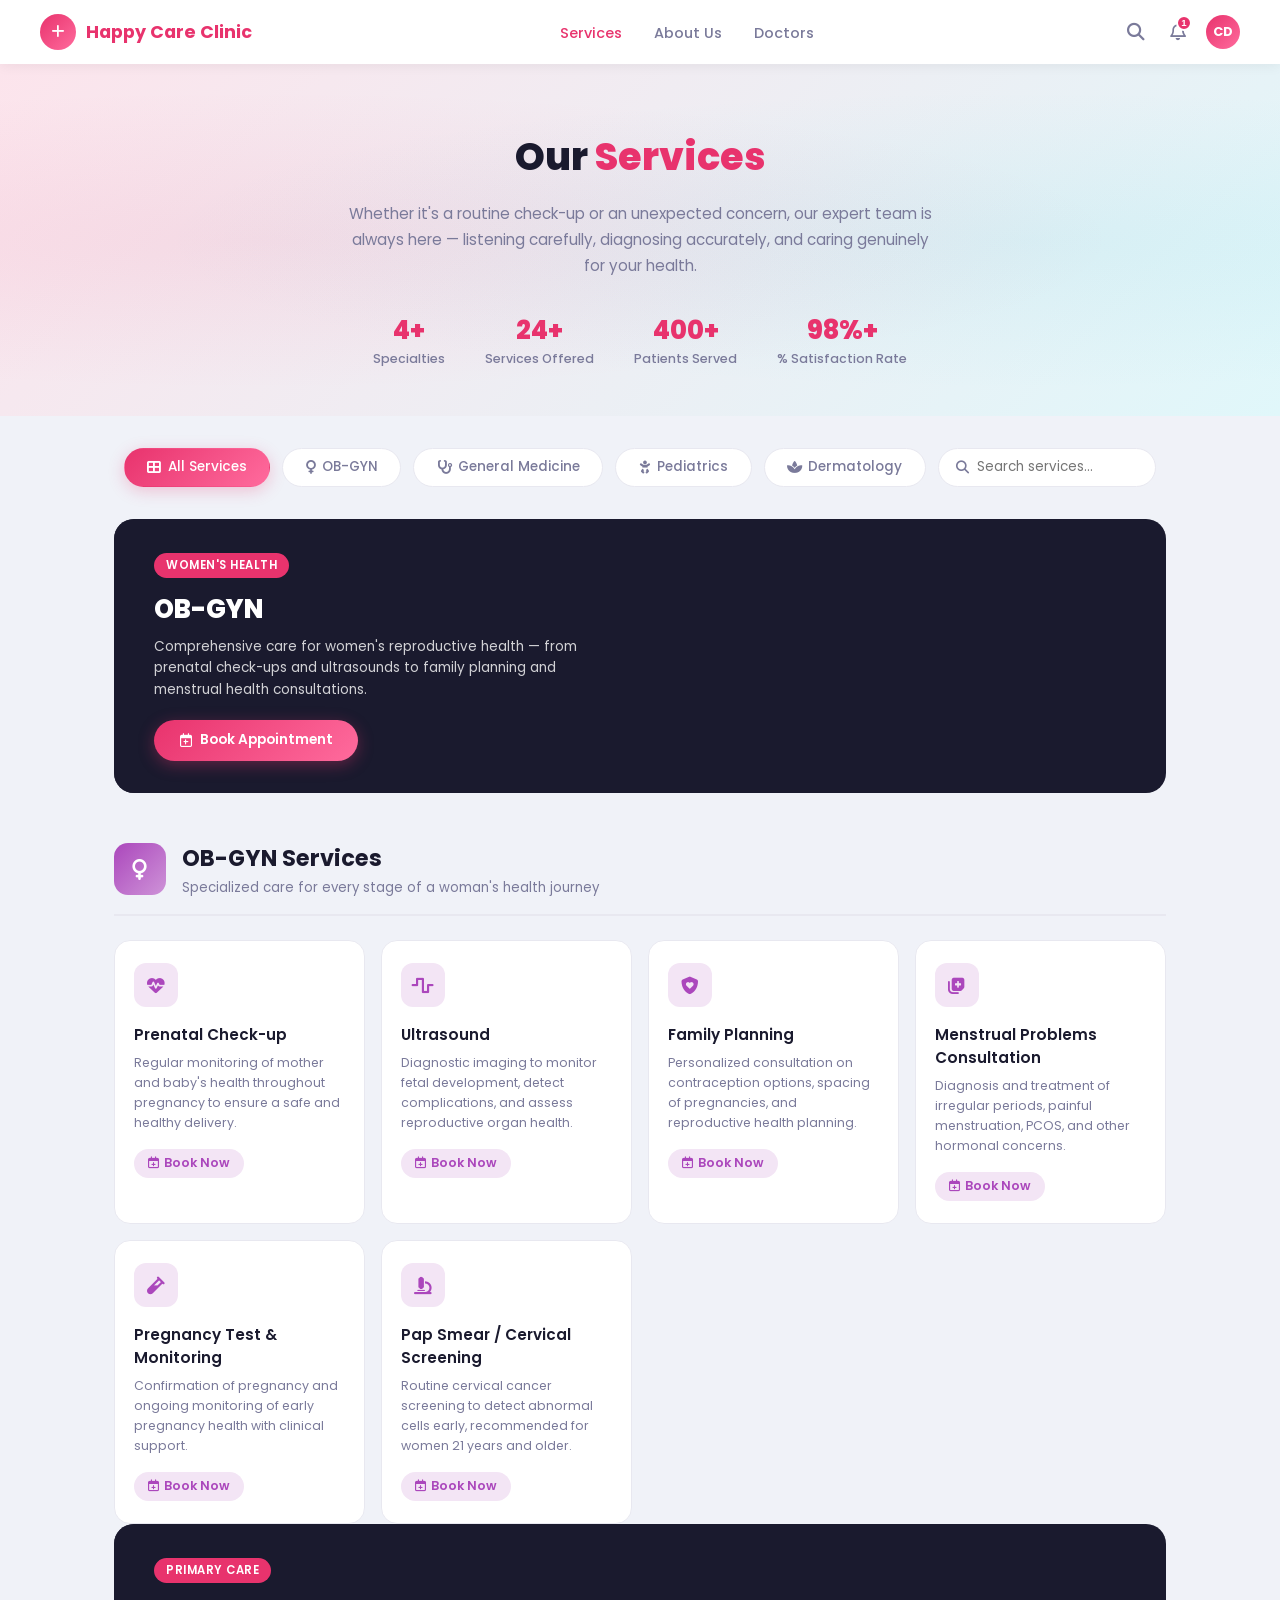
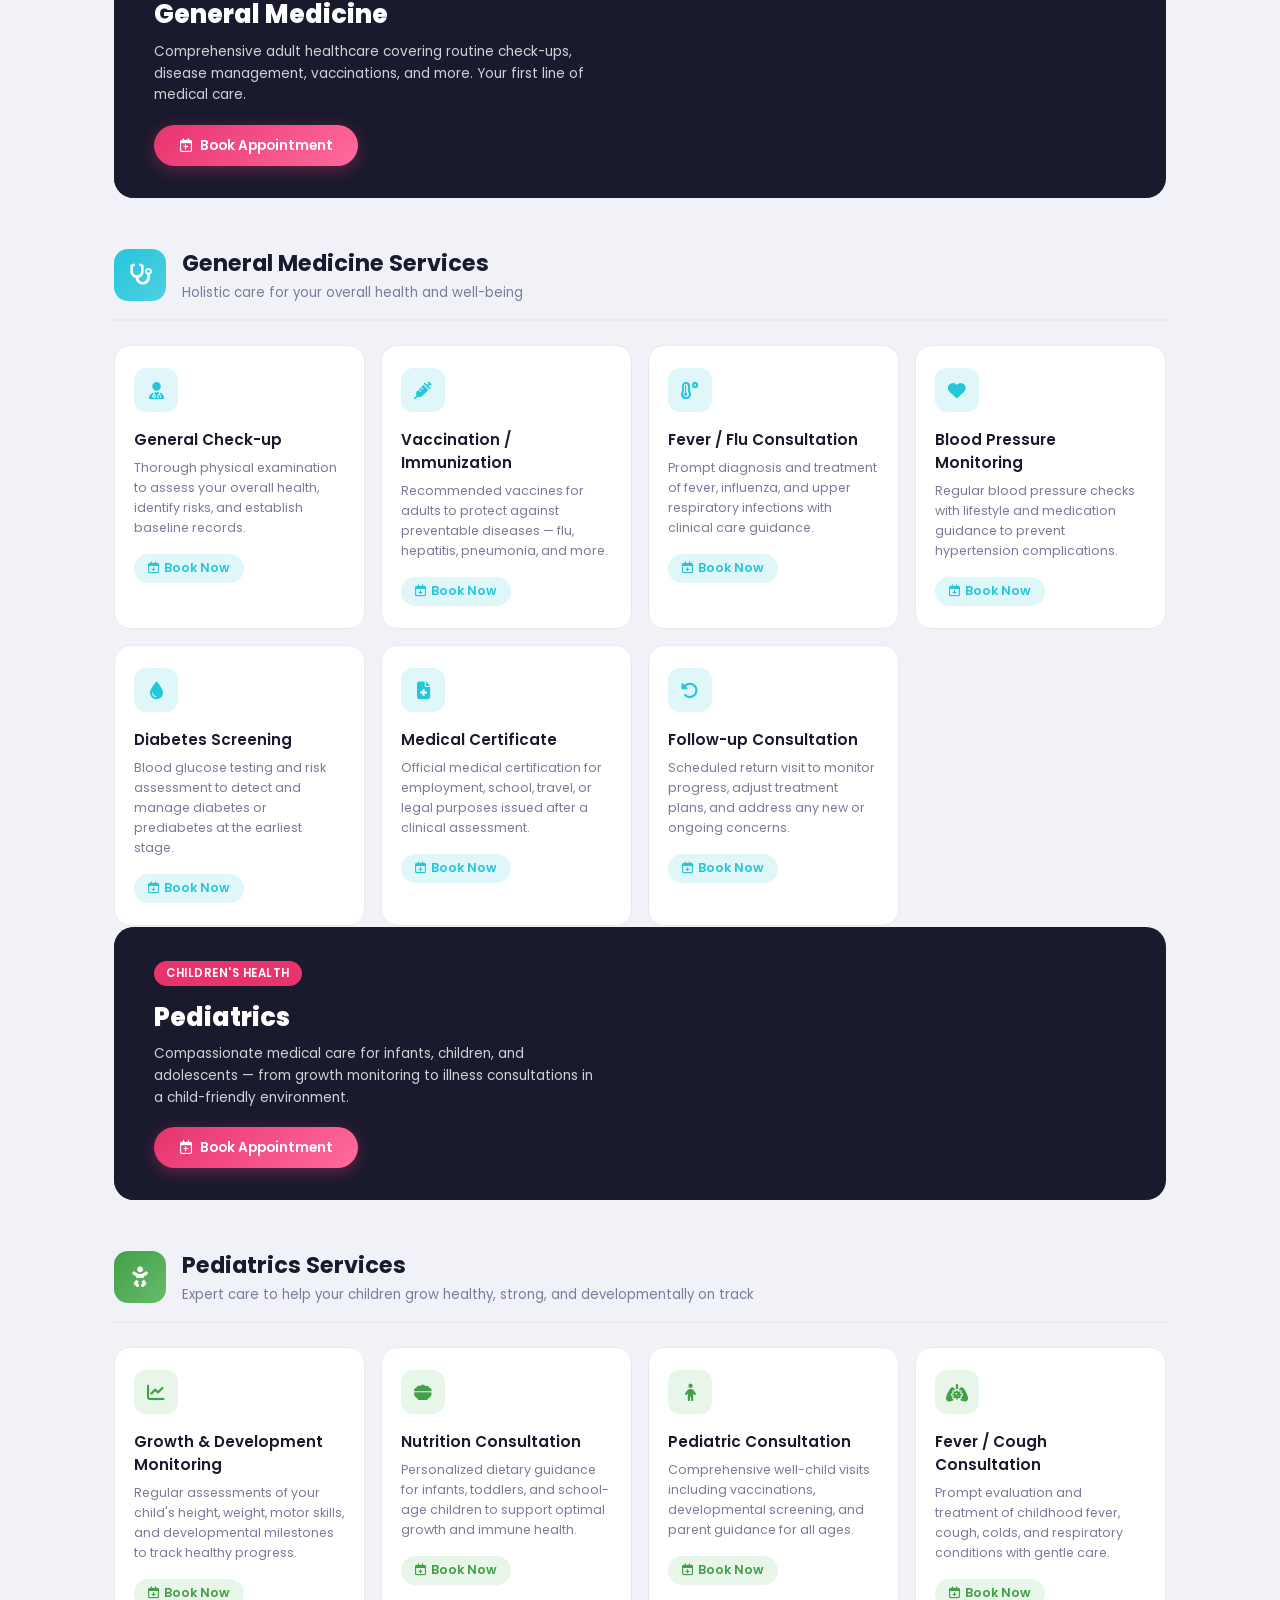
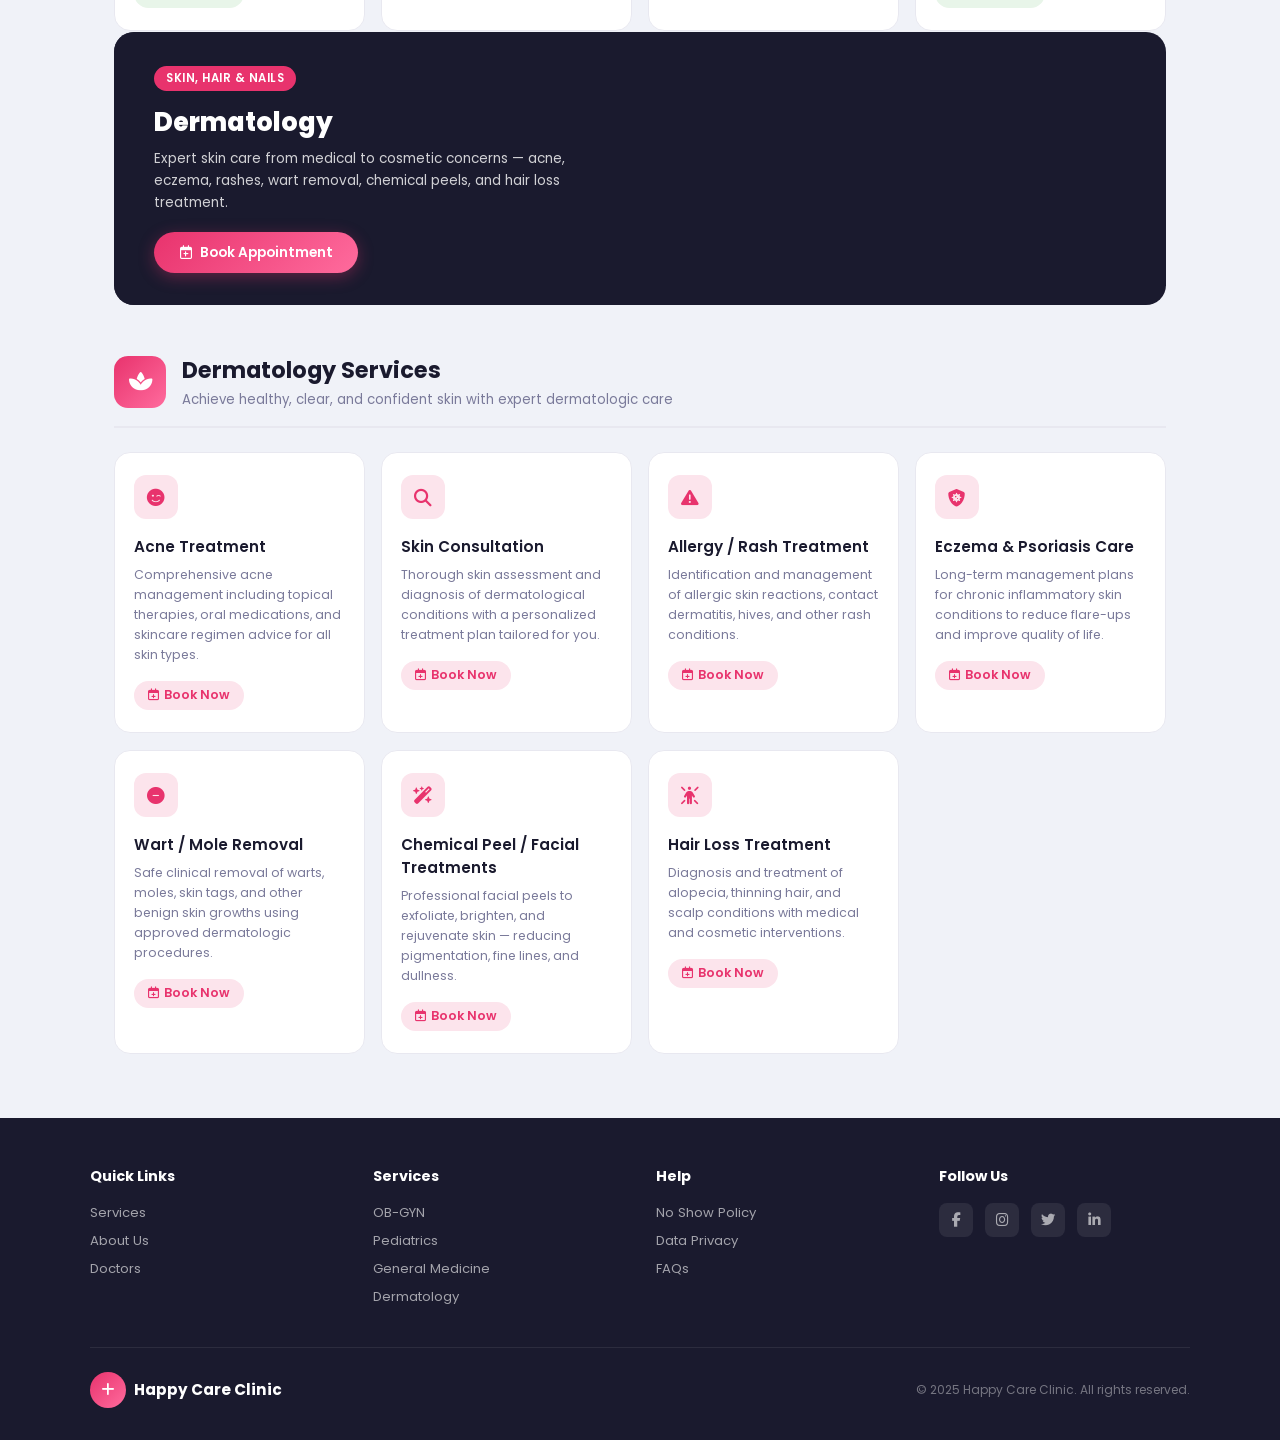
<file: clinic system/index.html>
<!DOCTYPE html>
<html lang="en">
<head>
    <meta charset="UTF-8">
    <meta name="viewport" content="width=device-width, initial-scale=1.0">
    <title>Happy Care Clinic System</title>
    <link href="https://fonts.googleapis.com/css2?family=Poppins:wght@300;400;500;600;700;800&display=swap" rel="stylesheet">
    <link rel="stylesheet" href="https://cdnjs.cloudflare.com/ajax/libs/font-awesome/6.5.0/css/all.min.css">
    <link rel="stylesheet" href="style.css">
</head>
<body>

<div id="toast-container"></div>
<button id="backToTop" title="Back to top"><i class="fa-solid fa-arrow-up"></i></button>

<div class="search-overlay" id="searchOverlay">
  <div class="search-box">
    <div class="search-input-row">
      <i class="fa-solid fa-magnifying-glass"></i>
      <input type="text" id="overlaySearchInput" placeholder="Search services (e.g. Acne, Prenatal, Check-up)…" autocomplete="off">
      <button onclick="closeSearch()"><i class="fa-solid fa-xmark"></i></button>
    </div>
    <div class="search-results" id="overlayResults"></div>
  </div>
</div>

<nav>
  <div class="logo" onclick="window.scrollTo({top:0,behavior:'smooth'})">
    <div class="logo-icon"><i class="fa-solid fa-plus"></i></div>
    Happy Care Clinic
  </div>
  <ul class="nav-links">
    <li><a href="#" id="nav-services-link" class="active">Services</a></li>
    <li><a href="#">About Us</a></li>
    <li><a href="#">Doctors</a></li>
  </ul>
  <div class="nav-right">
    <button class="nav-icon-btn" id="searchBtn" title="Search services"><i class="fa-solid fa-magnifying-glass"></i></button>
    <button class="nav-icon-btn" title="Notifications">
      <i class="fa-regular fa-bell"></i>
      <span class="notif-badge">1</span>
    </button>
    <div class="nav-avatar" id="nav-profile-btn" title="My Profile">CD</div>
  </div>
</nav>

<div id="services-view">
  <div class="hero">
    <h1>Our <span>Services</span></h1>
    <p>Whether it's a routine check-up or an unexpected concern, our expert team is always here — listening carefully, diagnosing accurately, and caring genuinely for your health.</p>
    <div class="stats-row">
      <div class="stat-item"><div class="stat-num" data-count="4">0</div><div class="stat-label">Specialties</div></div>
      <div class="stat-item"><div class="stat-num" data-count="24">0</div><div class="stat-label">Services Offered</div></div>
      <div class="stat-item"><div class="stat-num" data-count="400">0</div><div class="stat-label">Patients Served</div></div>
      <div class="stat-item"><div class="stat-num" data-count="98">0</div><div class="stat-label">% Satisfaction Rate</div></div>
    </div>
  </div>

  <div class="filter-bar">
    <button class="filter-btn active" data-filter="all">
      <i class="fa-solid fa-th-large"></i> All Services
    </button>
    <button class="filter-btn" data-filter="obgyn">
      <i class="fa-solid fa-venus"></i> OB-GYN
    </button>
    <button class="filter-btn" data-filter="genmed">
      <i class="fa-solid fa-stethoscope"></i> General Medicine
    </button>
    <button class="filter-btn" data-filter="peds">
      <i class="fa-solid fa-baby"></i> Pediatrics
    </button>
    <button class="filter-btn" data-filter="derm">
      <i class="fa-solid fa-spa"></i> Dermatology
    </button>
    <div class="search-inline">
      <i class="fa-solid fa-magnifying-glass"></i>
      <input type="text" id="inlineSearch" placeholder="Search services…">
    </div>
  </div>

  <div class="services-wrapper" id="servicesWrapper">
    </div>
</div>

<div id="profile-view" style="display: none;">
  <div class="profile-dashboard">
    <aside class="profile-sidebar">
      <div class="profile-avatar">
        <div class="avatar-circle"></div>
      </div>
      <div class="user-details">
        <h2>Christian Nickhos A. Divina</h2>
        <span class="user-role">Patient</span>
      </div>
      <div class="user-contact">
        <p><i class="fa-solid fa-envelope"></i> christiandivina2316@gmail.com</p>
        <p><i class="fa-solid fa-location-dot"></i> Legazpi City, Albay</p>
      </div>
      <div class="sidebar-actions">
        <button class="btn-profile-primary edit-profile">Edit Profile</button>
        <button class="btn-profile-secondary logout">Logout</button>
      </div>
      <div class="security-badge">
        <i class="fa-solid fa-shield-halved"></i>
        <div>
          <strong>Your information is secure</strong>
          <p>We protect your personal data and keep it private.</p>
        </div>
      </div>
    </aside>

    <main class="profile-content">
      <div class="tabs-container">
        <ul class="profile-tabs">
          <li class="tab-link active" data-tab="appointment-history">Appointment History</li>
          <li class="tab-link" data-tab="payment-history">Payment History</li>
          <li class="tab-link" data-tab="change-password">Change Password</li>
        </ul>
      </div>

      <div id="appointment-history" class="tab-pane active">
        <div class="empty-state">
          <div class="calendar-illustration">📅 ❌</div>
          <h3>No appointment history</h3>
          <p>You haven't booked any appointments yet.<br>When you do, they will appear here.</p>
          <button class="btn-profile-primary jump-to-services">Book an Appointment</button>
        </div>
      </div>

      <div id="payment-history" class="tab-pane">
        <h3>Payment History</h3>
        <p>Your previous transactions will appear here.</p>
      </div>

      <div id="change-password" class="tab-pane">
        <h3>Change Password</h3>
        <p>Password update form goes here.</p>
      </div>
    </main>
  </div>
</div>

<div class="modal-overlay" id="bookingModal">
  <div class="modal-box">
    <div id="bookingForm">
      <div class="modal-header">
        <div>
          <div class="modal-tag pink" id="modal-dept-tag">OB-GYN</div>
          <h3 id="modal-service-title">Prenatal Check-up</h3>
        </div>
        <button class="modal-close" onclick="closeModal()"><i class="fa-solid fa-xmark"></i></button>
      </div>

      <div class="form-group">
        <label class="form-label">Full Name *</label>
        <input class="form-input" id="bk-name" placeholder="e.g. Juan dela Cruz" value="Christian Nickhos A. Divina">
        <div class="form-error" id="err-name">Full name is required.</div>
      </div>
      <div class="form-row">
        <div class="form-group">
          <label class="form-label">Date *</label>
          <input type="date" class="form-input" id="bk-date">
          <div class="form-error" id="err-date">Please select a date.</div>
        </div>
        <div class="form-group">
          <label class="form-label">Time Slot *</label>
          <select class="form-select" id="bk-time">
            <option value="">-- Select --</option>
            <option>8:00 AM</option>
            <option>9:00 AM</option>
            <option>10:00 AM</option>
            <option>11:00 AM</option>
            <option>1:00 PM</option>
            <option>2:00 PM</option>
            <option>3:00 PM</option>
            <option>4:00 PM</option>
          </select>
          <div class="form-error" id="err-time">Please select a time slot.</div>
        </div>
      </div>
      <div class="form-group">
        <label class="form-label">Contact Number *</label>
        <input class="form-input" id="bk-phone" placeholder="+63 9XX XXX XXXX">
        <div class="form-error" id="err-phone">Enter a valid phone number.</div>
      </div>
      <div class="form-group">
        <label class="form-label">Notes / Concerns (optional)</label>
        <input class="form-input" id="bk-notes" placeholder="Briefly describe your concern…">
      </div>

      <button class="btn-submit" id="submitBookingBtn">
        <i class="fa-regular fa-calendar-plus"></i> Confirm Appointment
      </button>
    </div>

    <div class="booking-success" id="bookingSuccess">
      <div class="success-circle"><i class="fa-solid fa-check"></i></div>
      <h3>Appointment Requested!</h3>
      <p>Your appointment for <strong id="success-service"></strong> has been submitted. Our staff will confirm your schedule shortly.</p>
      <div class="ref" id="success-ref">REF-XXXXXXX</div>
      <button class="btn-submit" onclick="closeModal()">
        <i class="fa-solid fa-arrow-left"></i> Back to Services
      </button>
    </div>
  </div>
</div>

<footer>
  <div class="footer-grid">
    <div class="footer-col">
      <h4>Quick Links</h4>
      <a href="#" class="jump-to-services">Services</a>
      <a href="#">About Us</a>
      <a href="#">Doctors</a>
    </div>
    <div class="footer-col">
      <h4>Services</h4>
      <a href="#" data-filter-link="obgyn">OB-GYN</a>
      <a href="#" data-filter-link="peds">Pediatrics</a>
      <a href="#" data-filter-link="genmed">General Medicine</a>
      <a href="#" data-filter-link="derm">Dermatology</a>
    </div>
    <div class="footer-col">
      <h4>Help</h4>
      <a href="#">No Show Policy</a>
      <a href="#">Data Privacy</a>
      <a href="#">FAQs</a>
    </div>
    <div class="footer-col">
      <h4>Follow Us</h4>
      <div class="social-row">
        <a href="#"><i class="fa-brands fa-facebook-f"></i></a>
        <a href="#"><i class="fa-brands fa-instagram"></i></a>
        <a href="#"><i class="fa-brands fa-twitter"></i></a>
        <a href="#"><i class="fa-brands fa-linkedin-in"></i></a>
      </div>
    </div>
  </div>
  <div class="footer-bottom">
    <div class="footer-logo">
      <div class="logo-icon"><i class="fa-solid fa-plus"></i></div>
      Happy Care Clinic
    </div>
    <div class="footer-copy">© 2025 Happy Care Clinic. All rights reserved.</div>
  </div>
</footer>

<script src="script.js"></script>
</body>
</html>
</file>
<file: clinic system/style.css>
*, *::before, *::after { box-sizing: border-box; margin: 0; padding: 0; }

:root {
  --pink: #e8336d; --pink-light: #ff6b9d; --pink-pale: #fce4ec;
  --pink-grad: linear-gradient(135deg, #e8336d, #ff6b9d);
  --teal: #26c6da; --teal-pale: #e0f7fa;
  --green: #43a047; --green-pale: #e8f5e9;
  --purple: #ab47bc; --purple-pale: #f3e5f5;
  --amber: #f59e0b;
  --bg: #f0f2f8; --white: #ffffff;
  --text: #1a1a2e; --muted: #7a7a9a; --border: #e8e8f0;
  --shadow: 0 4px 24px rgba(232,51,109,.08);
  --red: #dc2626;
}

body { font-family: 'Poppins', sans-serif; background: var(--bg); color: var(--text); }

/* ── NAV ── */
nav {
  background: var(--white); padding: 0 2.5rem;
  height: 64px; display: flex; align-items: center;
  justify-content: space-between;
  box-shadow: 0 2px 12px rgba(0,0,0,.06);
  position: sticky; top: 0; z-index: 100;
}
.logo { display: flex; align-items: center; gap: .6rem; font-weight: 700; font-size: 1.1rem; color: var(--pink); cursor: pointer; }
.logo-icon { width: 36px; height: 36px; background: var(--pink-grad); border-radius: 50%; display: grid; place-items: center; color: #fff; font-size: .9rem; }
.nav-links { display: flex; gap: 2rem; list-style: none; }
.nav-links a { text-decoration: none; color: var(--muted); font-size: .9rem; font-weight: 500; transition: color .2s; }
.nav-links a:hover, .nav-links a.active { color: var(--pink); }
.nav-right { display: flex; align-items: center; gap: 1rem; position: relative; }
.nav-icon-btn { background: none; border: none; color: var(--muted); font-size: 1.1rem; cursor: pointer; position: relative; padding: .3rem; transition: color .2s; }
.nav-icon-btn:hover { color: var(--pink); }
.notif-badge { position: absolute; top: -2px; right: -2px; width: 16px; height: 16px; border-radius: 50%; background: var(--pink); color: #fff; font-size: .6rem; font-weight: 700; display: grid; place-items: center; border: 2px solid #fff; }
.nav-avatar { width: 34px; height: 34px; border-radius: 50%; background: var(--pink-grad); display: grid; place-items: center; color: #fff; font-size: .8rem; cursor: pointer; font-weight: 700; overflow: hidden; transition: opacity .2s; }
.nav-avatar:hover { opacity: .85; }

/* ── SEARCH OVERLAY ── */
.search-overlay { display: none; position: fixed; inset: 0; background: rgba(0,0,0,.5); z-index: 300; align-items: flex-start; justify-content: center; padding-top: 10vh; }
.search-overlay.open { display: flex; animation: fadeIn .2s; }
.search-box { background: var(--white); border-radius: 16px; padding: 1.2rem; width: 90%; max-width: 560px; box-shadow: 0 20px 60px rgba(0,0,0,.2); }
.search-input-row { display: flex; align-items: center; gap: .75rem; border-bottom: 1px solid var(--border); padding-bottom: .9rem; margin-bottom: .9rem; }
.search-input-row i { color: var(--muted); }
.search-input-row input { flex: 1; border: none; outline: none; font-family: 'Poppins', sans-serif; font-size: 1rem; color: var(--text); }
.search-input-row button { background: none; border: none; color: var(--muted); cursor: pointer; font-size: .85rem; }
.search-results { max-height: 300px; overflow-y: auto; }
.search-result-item { display: flex; align-items: center; gap: .75rem; padding: .65rem .5rem; border-radius: 10px; cursor: pointer; transition: background .15s; }
.search-result-item:hover { background: var(--pink-pale); }
.search-result-icon { width: 34px; height: 34px; border-radius: 8px; display: grid; place-items: center; font-size: .85rem; flex-shrink: 0; }
.search-result-name { font-size: .87rem; font-weight: 600; }
.search-result-dept { font-size: .74rem; color: var(--muted); }
.search-no-result { text-align: center; padding: 1.5rem; color: var(--muted); font-size: .84rem; }

/* ── HERO ── */
.hero {
  background: linear-gradient(135deg, #fce4ec 0%, #e0f7fa 100%);
  text-align: center; padding: 4rem 2rem 3rem;
  position: relative; overflow: hidden;
}
.hero::before {
  content: ''; position: absolute; inset: 0;
  background: radial-gradient(ellipse at 20% 50%, rgba(232,51,109,.08) 0%, transparent 60%),
              radial-gradient(ellipse at 80% 50%, rgba(38,198,218,.08) 0%, transparent 60%);
  pointer-events: none;
}
.hero h1 { font-size: 2.4rem; font-weight: 800; color: var(--text); position: relative; }
.hero h1 span { color: var(--pink); }
.hero p { max-width: 600px; margin: 1rem auto 0; color: var(--muted); font-size: .95rem; line-height: 1.7; position: relative; }

/* Stats row */
.stats-row { display: flex; justify-content: center; gap: 2.5rem; margin-top: 2rem; flex-wrap: wrap; position: relative; }
.stat-item { text-align: center; }
.stat-num { font-size: 1.6rem; font-weight: 800; color: var(--pink); }
.stat-label { font-size: .78rem; color: var(--muted); font-weight: 500; }

/* ── FILTER BAR ── */
.filter-bar { display: flex; justify-content: center; gap: .75rem; padding: 2rem 1rem 1rem; flex-wrap: wrap; }
.filter-btn {
  padding: .55rem 1.4rem; border-radius: 50px;
  border: 1.5px solid var(--border);
  background: var(--white); font-family: 'Poppins', sans-serif;
  font-size: .85rem; font-weight: 500; color: var(--muted);
  cursor: pointer; transition: all .2s;
  display: flex; align-items: center; gap: .4rem;
}
.filter-btn:hover { border-color: var(--pink); color: var(--pink); }
.filter-btn.active { background: var(--pink-grad); color: #fff; border-color: transparent; box-shadow: 0 4px 16px rgba(232,51,109,.25); }

/* Search bar in filter row */
.search-inline { display: flex; align-items: center; gap: .5rem; background: var(--white); border: 1.5px solid var(--border); border-radius: 50px; padding: .45rem 1.1rem; font-size: .85rem; transition: border .2s; }
.search-inline:focus-within { border-color: var(--pink); }
.search-inline i { color: var(--muted); font-size: .82rem; }
.search-inline input { border: none; outline: none; font-family: 'Poppins', sans-serif; font-size: .84rem; width: 160px; color: var(--text); background: transparent; }

/* ── SERVICES WRAPPER ── */
.services-wrapper { max-width: 1100px; margin: 0 auto; padding: 1rem 1.5rem 4rem; }

/* Section header */
.section-header { display: flex; align-items: center; gap: 1rem; margin: 3rem 0 1.5rem; padding-bottom: 1rem; border-bottom: 2px solid var(--border); }
.section-icon { width: 52px; height: 52px; border-radius: 14px; background: var(--pink-grad); display: grid; place-items: center; color: #fff; font-size: 1.3rem; flex-shrink: 0; }
.section-icon.teal   { background: linear-gradient(135deg, #26c6da, #4dd0e1); }
.section-icon.green  { background: linear-gradient(135deg, #43a047, #66bb6a); }
.section-icon.purple { background: linear-gradient(135deg, #ab47bc, #ce93d8); }
.section-title h2 { font-size: 1.4rem; font-weight: 700; }
.section-title p  { font-size: .83rem; color: var(--muted); margin-top: .2rem; }

/* Banner */
.service-banner {
  border-radius: 20px; overflow: hidden; min-height: 190px;
  display: flex; align-items: center; padding: 2rem 2.5rem;
  position: relative; background-size: cover; background-position: center;
  background-color: #1a1a2e;
}
.service-banner::before { content: ''; position: absolute; inset: 0; background: linear-gradient(120deg, rgba(26,26,46,.85) 45%, transparent 100%); }
.banner-content { position: relative; z-index: 1; }
.banner-tag { display: inline-block; background: var(--pink); color: #fff; font-size: .72rem; font-weight: 600; padding: .25rem .75rem; border-radius: 50px; margin-bottom: .75rem; letter-spacing: .5px; text-transform: uppercase; }
.banner-title { font-size: 1.6rem; font-weight: 800; color: #fff; margin-bottom: .4rem; }
.banner-desc  { font-size: .85rem; color: rgba(255,255,255,.8); max-width: 450px; line-height: 1.6; }
.btn-explore {
  display: inline-flex; align-items: center; gap: .5rem;
  margin-top: 1.2rem; padding: .65rem 1.6rem; border-radius: 50px;
  background: var(--pink-grad); color: #fff;
  font-family: 'Poppins', sans-serif; font-size: .85rem; font-weight: 600;
  border: none; cursor: pointer; box-shadow: 0 4px 16px rgba(232,51,109,.35);
  transition: all .2s;
}
.btn-explore:hover { transform: translateY(-2px); opacity: .9; }

/* Service cards */
.services-grid { display: grid; grid-template-columns: repeat(auto-fill, minmax(240px, 1fr)); gap: 1rem; }
.service-card {
  background: var(--white); border-radius: 16px; padding: 1.4rem 1.2rem;
  border: 1.5px solid var(--border); transition: all .25s; cursor: pointer;
  position: relative; overflow: hidden;
}
.service-card::after {
  content: ''; position: absolute; bottom: 0; left: 0; right: 0;
  height: 3px; background: var(--pink-grad);
  transform: scaleX(0); transform-origin: left; transition: transform .3s;
}
.service-card:hover { border-color: #ffb3cc; box-shadow: 0 8px 30px rgba(232,51,109,.12); transform: translateY(-3px); }
.service-card:hover::after { transform: scaleX(1); }
.card-icon { width: 44px; height: 44px; border-radius: 12px; background: var(--pink-pale); display: grid; place-items: center; color: var(--pink); font-size: 1.1rem; margin-bottom: 1rem; }
.card-icon.teal   { background: var(--teal-pale); color: var(--teal); }
.card-icon.green  { background: var(--green-pale); color: var(--green); }
.card-icon.purple { background: var(--purple-pale); color: var(--purple); }
.card-name { font-size: .95rem; font-weight: 600; color: var(--text); margin-bottom: .4rem; }
.card-desc { font-size: .78rem; color: var(--muted); line-height: 1.6; }
.card-action {
  display: inline-flex; align-items: center; gap: .35rem;
  margin-top: 1rem; font-size: .78rem; font-weight: 600;
  color: var(--pink); background: var(--pink-pale); padding: .35rem .85rem;
  border-radius: 50px; border: none; font-family: 'Poppins', sans-serif;
  cursor: pointer; transition: all .2s;
}
.card-action:hover            { background: var(--pink); color: #fff; }
.card-action.teal             { color: var(--teal); background: var(--teal-pale); }
.card-action.teal:hover       { background: var(--teal); color: #fff; }
.card-action.green            { color: var(--green); background: var(--green-pale); }
.card-action.green:hover      { background: var(--green); color: #fff; }
.card-action.purple           { color: var(--purple); background: var(--purple-pale); }
.card-action.purple:hover     { background: var(--purple); color: #fff; }

/* No results */
.no-results { text-align: center; padding: 3rem 1rem; }
.no-results i { font-size: 2.5rem; color: var(--pink); opacity: .3; margin-bottom: 1rem; }
.no-results h3 { font-size: 1rem; font-weight: 700; margin-bottom: .4rem; }
.no-results p  { font-size: .84rem; color: var(--muted); }

.section-block { scroll-margin-top: 80px; }

/* ── PROFILE DASHBOARD SECTION ── */
.profile-dashboard {
  display: flex; gap: 30px; max-width: 1100px; margin: 40px auto; color: var(--text); padding: 0 1.5rem;
}

.profile-sidebar {
  width: 300px; background: #fff; border-radius: 16px; padding: 30px 20px;
  box-shadow: 0 4px 12px rgba(0,0,0,0.05); border: 1px solid var(--border);
  display: flex; flex-direction: column; align-items: center;
}

.avatar-circle {
  width: 100px; height: 100px; border-radius: 50%;
  background: var(--pink-grad); margin-bottom: 15px;
}

.user-details { text-align: center; margin-bottom: 20px; }
.user-details h2 { font-size: 1.2rem; margin: 0 0 5px 0; font-weight: 700; }
.user-role { color: var(--muted); font-size: .9rem; background: var(--bg); padding: 4px 12px; border-radius: 50px; }

.user-contact {
  width: 100%; border-top: 1px solid var(--border); border-bottom: 1px solid var(--border);
  padding: 15px 0; margin-bottom: 20px; font-size: 0.9rem;
}
.user-contact p { margin: 8px 0; display: flex; align-items: center; gap: 10px; color: var(--muted); }
.user-contact p i { color: var(--pink); }

.sidebar-actions { width: 100%; display: flex; flex-direction: column; gap: 10px; }
.btn-profile-primary, .btn-profile-secondary {
  width: 100%; padding: 10px; border-radius: 12px; border: none; cursor: pointer; font-weight: 600; font-family: 'Poppins', sans-serif; font-size: 0.85rem;
}
.btn-profile-primary { background: var(--pink-grad); color: white; transition: opacity 0.2s; }
.btn-profile-primary:hover { opacity: 0.9; }
.btn-profile-secondary { background: white; border: 1.5px solid var(--border); color: var(--text); transition: border 0.2s; }
.btn-profile-secondary:hover { border-color: var(--pink); color: var(--pink); }

.security-badge {
  margin-top: 20px; background: var(--green-pale); padding: 15px; border-radius: 12px; font-size: 0.8rem; text-align: center;
  display: flex; flex-direction: column; align-items: center; gap: 5px; color: var(--green); border: 1px solid rgba(67, 160, 71, 0.2);
}
.security-badge i { font-size: 1.2rem; margin-bottom: 5px; }
.security-badge p { margin: 5px 0 0 0; color: #333; font-size: 0.75rem; }

/* Profile Content & Tabs */
.profile-content {
  flex: 1; background: #fff; border-radius: 16px; padding: 30px; box-shadow: 0 4px 12px rgba(0,0,0,0.05); border: 1px solid var(--border);
}

.profile-tabs {
  list-style: none; padding: 0; margin: 0; display: flex; gap: 20px; border-bottom: 2px solid var(--border);
}

.tab-link {
  padding: 10px 15px; cursor: pointer; color: var(--muted); font-weight: 600; position: relative; transition: color 0.2s; font-size: 0.95rem;
}
.tab-link:hover { color: var(--text); }

.tab-link.active { color: var(--pink); }
.tab-link.active::after {
  content: ''; position: absolute; bottom: -2px; left: 0; width: 100%; height: 3px; background: var(--pink-grad); border-radius: 3px 3px 0 0;
}

.tab-pane { display: none; padding-top: 40px; animation: fadeIn 0.3s ease-in-out; }
.tab-pane.active { display: block; }
.tab-pane h3 { font-size: 1.2rem; margin-bottom: 10px; }
.tab-pane p { color: var(--muted); font-size: 0.9rem; }

/* Profile Empty State */
.empty-state { text-align: center; color: var(--muted); margin-top: 40px; }
.calendar-illustration { font-size: 4rem; margin-bottom: 20px; }
.empty-state h3 { color: var(--text); margin-bottom: 10px; }
.empty-state .btn-profile-primary { width: auto; padding: 12px 30px; margin-top: 20px; }


/* ── BOOKING MODAL ── */
.modal-overlay { display: none; position: fixed; inset: 0; background: rgba(0,0,0,.45); z-index: 500; align-items: center; justify-content: center; padding: 1rem; }
.modal-overlay.open { display: flex; animation: fadeIn .2s; }
.modal-box { background: #fff; border-radius: 20px; padding: 2rem; width: 100%; max-width: 500px; box-shadow: 0 20px 60px rgba(0,0,0,.2); animation: slideUp .25s; max-height: 90vh; overflow-y: auto; }
.modal-header { display: flex; justify-content: space-between; align-items: flex-start; margin-bottom: 1.5rem; }
.modal-header h3 { font-size: 1.05rem; font-weight: 700; line-height: 1.4; }
.modal-close { background: none; border: none; cursor: pointer; color: var(--muted); font-size: 1.1rem; padding: .2rem; transition: color .2s; flex-shrink: 0; }
.modal-close:hover { color: var(--text); }
.modal-tag { display: inline-block; font-size: .72rem; font-weight: 600; padding: .2rem .65rem; border-radius: 50px; margin-bottom: .5rem; }
.modal-tag.pink   { background: var(--pink-pale);   color: var(--pink); }
.modal-tag.teal   { background: var(--teal-pale);   color: var(--teal); }
.modal-tag.green  { background: var(--green-pale);  color: var(--green); }
.modal-tag.purple { background: var(--purple-pale); color: var(--purple); }

.form-group { margin-bottom: 1.1rem; }
.form-label { font-size: .82rem; font-weight: 600; color: var(--text); margin-bottom: .38rem; display: block; }
.form-input, .form-select { width: 100%; padding: .68rem 1rem; border: 1.5px solid var(--border); border-radius: 10px; font-family: 'Poppins', sans-serif; font-size: .86rem; color: var(--text); outline: none; transition: border .2s, box-shadow .2s; background: #fff; }
.form-input:focus, .form-select:focus { border-color: var(--pink); box-shadow: 0 0 0 3px rgba(232,51,109,.08); }
.form-input.error, .form-select.error { border-color: var(--red) !important; }
.form-error { font-size: .73rem; color: var(--red); margin-top: .28rem; display: none; }
.form-error.show { display: block; }
.form-row { display: grid; grid-template-columns: 1fr 1fr; gap: .75rem; }

.btn-submit { width: 100%; padding: .78rem; border-radius: 12px; background: var(--pink-grad); color: #fff; font-family: 'Poppins', sans-serif; font-size: .9rem; font-weight: 600; border: none; cursor: pointer; transition: all .2s; display: flex; align-items: center; justify-content: center; gap: .5rem; margin-top: .5rem; }
.btn-submit:hover { opacity: .9; transform: translateY(-1px); }
.btn-submit:disabled { opacity: .55; cursor: not-allowed; transform: none; }

/* Success state in modal */
.booking-success { text-align: center; padding: 1rem 0; display: none; }
.success-circle { width: 80px; height: 80px; border-radius: 50%; background: var(--green-pale); display: grid; place-items: center; margin: 0 auto 1rem; font-size: 2rem; color: var(--green); }
.booking-success h3 { font-size: 1.1rem; font-weight: 700; margin-bottom: .4rem; }
.booking-success p  { font-size: .84rem; color: var(--muted); line-height: 1.6; }
.booking-success .ref { font-size: .78rem; font-weight: 600; color: var(--pink); background: var(--pink-pale); padding: .3rem .8rem; border-radius: 50px; display: inline-block; margin: .7rem 0 1.2rem; }

/* ── TOAST ── */
#toast-container { position: fixed; bottom: 2rem; right: 2rem; z-index: 9999; display: flex; flex-direction: column; gap: .55rem; pointer-events: none; }
.toast { display: flex; align-items: center; gap: .7rem; padding: .85rem 1.1rem; border-radius: 12px; background: #fff; box-shadow: 0 6px 28px rgba(0,0,0,.14); font-size: .83rem; font-weight: 500; min-width: 240px; animation: slideUp .3s; pointer-events: all; }
.toast.hide { animation: slideDown .3s forwards; }
.toast-icon { width: 26px; height: 26px; border-radius: 8px; display: grid; place-items: center; font-size: .8rem; flex-shrink: 0; }
.toast.success .toast-icon { background: var(--green-pale); color: var(--green); }
.toast.error   .toast-icon { background: var(--pink-pale);  color: var(--red); }
.toast.info    .toast-icon { background: var(--pink-pale);  color: var(--pink); }

/* ── BACK TO TOP ── */
#backToTop { position: fixed; bottom: 2rem; left: 2rem; width: 40px; height: 40px; border-radius: 50%; background: var(--pink-grad); color: #fff; border: none; cursor: pointer; font-size: .9rem; display: none; place-items: center; box-shadow: 0 4px 16px rgba(232,51,109,.3); transition: all .2s; z-index: 200; }
#backToTop.show { display: grid; }
#backToTop:hover { transform: translateY(-3px); }

/* ── FOOTER ── */
footer { background: var(--text); color: rgba(255,255,255,.7); padding: 3rem 2.5rem 2rem; }
.footer-grid { max-width: 1100px; margin: 0 auto; display: grid; grid-template-columns: repeat(auto-fit, minmax(150px, 1fr)); gap: 2rem; }
.footer-col h4 { color: #fff; font-size: .9rem; font-weight: 700; margin-bottom: 1rem; }
.footer-col a { display: block; color: rgba(255,255,255,.6); text-decoration: none; font-size: .82rem; margin-bottom: .5rem; transition: color .2s; }
.footer-col a:hover { color: var(--pink-light); }
.social-row { display: flex; gap: .75rem; margin-top: .5rem; }
.social-row a { width: 34px; height: 34px; border-radius: 8px; background: rgba(255,255,255,.08); display: grid; place-items: center; color: rgba(255,255,255,.6); font-size: .9rem; transition: all .2s; }
.social-row a:hover { background: var(--pink); color: #fff; }
.footer-bottom { max-width: 1100px; margin: 2rem auto 0; border-top: 1px solid rgba(255,255,255,.08); padding-top: 1.5rem; display: flex; justify-content: space-between; align-items: center; flex-wrap: wrap; gap: 1rem; }
.footer-logo { display: flex; align-items: center; gap: .5rem; font-weight: 700; color: #fff; font-size: .95rem; }
.footer-copy { font-size: .75rem; color: rgba(255,255,255,.4); }

/* ── ANIMATIONS & MEDIA QUERIES ── */
@keyframes fadeIn  { from{opacity:0} to{opacity:1} }
@keyframes slideUp { from{opacity:0;transform:translateY(14px)} to{opacity:1;transform:translateY(0)} }
@keyframes slideDown { from{opacity:1;transform:translateY(0)} to{opacity:0;transform:translateY(14px)} }
@keyframes cardPop { 0%{opacity:0;transform:scale(.95) translateY(8px)} 100%{opacity:1;transform:scale(1) translateY(0)} }
.card-anim { animation: cardPop .35s ease both; }

@media (max-width: 768px) {
  .profile-dashboard { flex-direction: column; }
  .profile-sidebar { width: 100%; }
}

@media (max-width: 640px) {
  .hero h1 { font-size: 1.7rem; }
  .banner-title { font-size: 1.2rem; }
  .nav-links { display: none; }
  .form-row { grid-template-columns: 1fr; }
}
</file>
